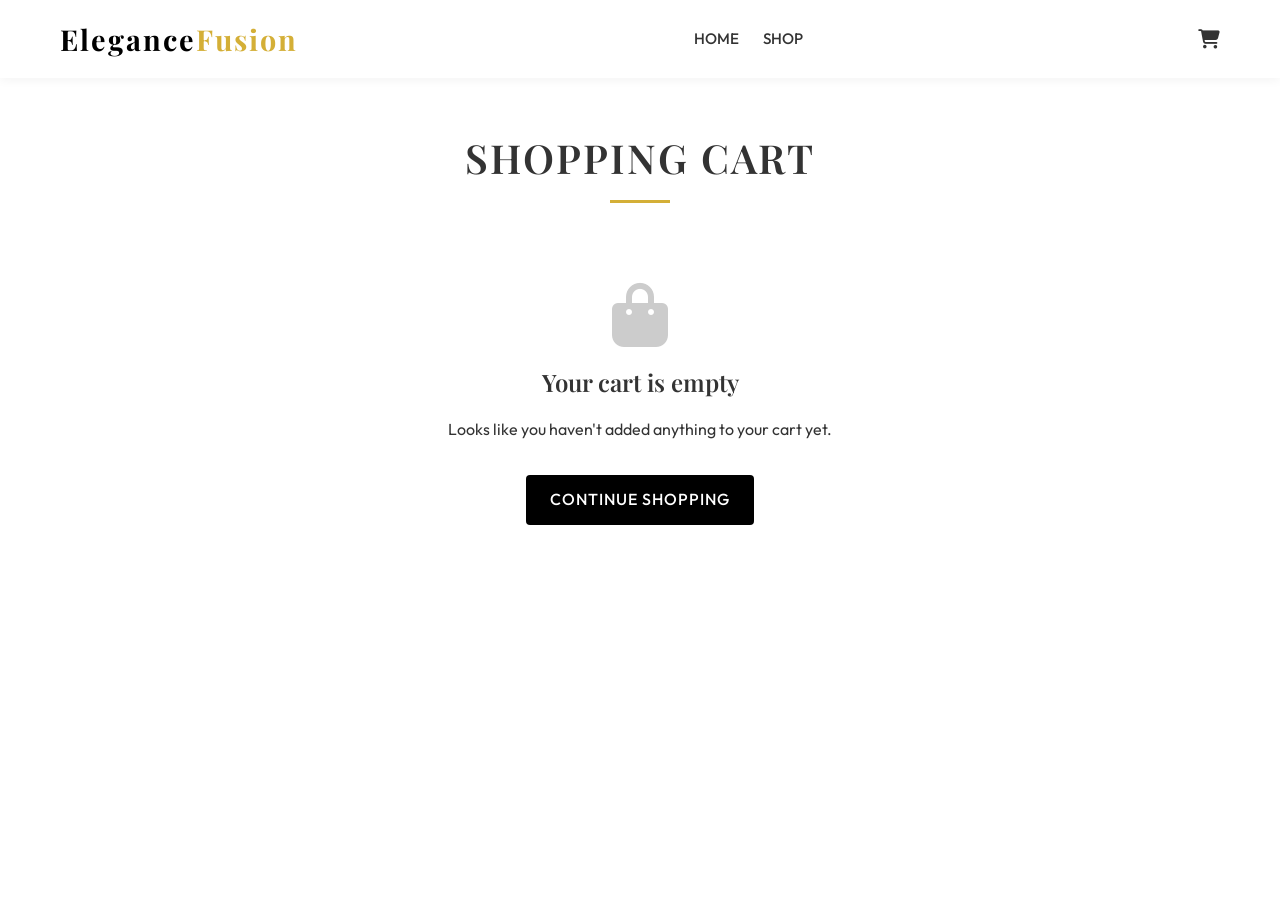
<file: cart.html>
<!DOCTYPE html>
<html lang="en">
<head>
  <meta charset="UTF-8">
  <meta name="viewport" content="width=device-width, initial-scale=1.0">
  <title>Shopping Cart | Elegance Fusion</title>
  
  <link href="https://fonts.googleapis.com/css2?family=Inter:wght@300;400;500;600&family=Outfit:wght@300;400;500;600;700&family=Playfair+Display:ital,wght@0,400;0,600;0,700;1,400&display=swap" rel="stylesheet">
  <link rel="stylesheet" href="https://cdnjs.cloudflare.com/ajax/libs/font-awesome/6.4.0/css/all.min.css">
  
  <link rel="stylesheet" href="css/style.css">
  <link rel="stylesheet" href="css/components.css">
  
  <style>
    .cart-layout {
      display: flex;
      gap: 30px;
      margin-top: 2rem;
    }
    
    .cart-items {
      flex: 2;
    }
    
    .cart-item {
      display: flex;
      gap: 20px;
      border: 1px solid var(--border-color);
      border-radius: 8px;
      padding: 15px;
      margin-bottom: 15px;
      background: white;
    }
    
    .cart-item img {
      width: 100px;
      height: 120px;
      object-fit: cover;
      border-radius: 4px;
    }
    
    .cart-item-details {
      flex: 1;
      display: flex;
      flex-direction: column;
      justify-content: space-between;
    }
    
    .cart-item-title {
      font-weight: 500;
      font-size: 1.1rem;
    }
    
    .cart-item-meta {
      font-size: 0.9rem;
      color: #555;
    }
    
    .cart-item-price {
      font-weight: 700;
      font-size: 1.1rem;
    }
    
    .qty-controls {
      display: flex;
      align-items: center;
      gap: 10px;
    }
    
    .qty-btn {
      width: 30px;
      height: 30px;
      border: 1px solid var(--border-color);
      background: white;
      cursor: pointer;
      display: flex;
      justify-content: center;
      align-items: center;
    }
    
    .remove-btn {
      color: var(--danger-color);
      cursor: pointer;
      background: none;
      border: none;
      font-size: 0.9rem;
    }
    
    .cart-summary {
      flex: 1;
      background: white;
      border: 1px solid var(--border-color);
      border-radius: 8px;
      padding: 20px;
      height: fit-content;
    }
    
    .summary-row {
      display: flex;
      justify-content: space-between;
      margin-bottom: 15px;
    }
    
    .summary-total {
      border-top: 1px solid var(--border-color);
      padding-top: 15px;
      font-weight: 700;
      font-size: 1.2rem;
    }
    
    .empty-cart {
      text-align: center;
      padding: 3rem;
    }

    @media (max-width: 768px) {
      .cart-layout { flex-direction: column; }
    }
  </style>
</head>
<body>
  
  <nav class="navbar">
    <div class="container">
      <div class="logo">Elegance<span>Fusion</span></div>
      <div class="nav-links">
        <a href="index.html">Home</a>
        <a href="shop.html">Shop</a>
      </div>
      <div class="nav-icons">
        <a href="cart.html" class="active"><i class="fas fa-shopping-cart"></i><span class="badge" id="cart-badge" style="display:none;">0</span></a>
      </div>
    </div>
  </nav>

  <div class="container mt-2" style="min-height: 60vh;">
    <h1 class="section-title">Shopping Cart</h1>
    
    <div id="cart-container" class="cart-layout">
      <!-- Rendered by JS -->
    </div>
  </div>

  <script src="js/data.js"></script>
  <script src="js/main.js"></script>
  <script>
    document.addEventListener('DOMContentLoaded', () => {
      renderCart();
    });
    
    function renderCart() {
      const container = document.getElementById('cart-container');
      
      if (cart.length === 0) {
        container.innerHTML = `
          <div class="empty-cart" style="width: 100%;">
            <i class="fas fa-shopping-bag" style="font-size: 4rem; color: #ccc; margin-bottom: 1rem;"></i>
            <h2>Your cart is empty</h2>
            <p style="margin-bottom: 2rem;">Looks like you haven't added anything to your cart yet.</p>
            <a href="shop.html" class="btn btn-primary">Continue Shopping</a>
          </div>
        `;
        return;
      }
      
      let itemsHtml = '<div class="cart-items">';
      let subTotal = 0;
      let totalDiscount = 0;
      
      cart.forEach((item, index) => {
        const product = products.find(p => p.id === item.id);
        if(!product) return;
        
        const itemPrice = product.discountedPrice * item.quantity;
        const originalTotal = product.originalPrice * item.quantity;
        
        subTotal += originalTotal;
        totalDiscount += (originalTotal - itemPrice);
        
        const formattedPrice = new Intl.NumberFormat('en-IN', { style: 'currency', currency: 'INR', maximumFractionDigits: 0 }).format(itemPrice);
        
        itemsHtml += `
          <div class="cart-item">
            <img src="${product.image}" alt="${product.name}">
            <div class="cart-item-details">
              <div>
                <div class="cart-item-title">${product.name}</div>
                <div class="cart-item-meta">Size: ${item.size} | Color: ${item.color}</div>
              </div>
              <div class="cart-item-price">${formattedPrice}</div>
              <div style="display: flex; justify-content: space-between; align-items: center;">
                <div class="qty-controls">
                  <button class="qty-btn" onclick="updateQty(${index}, -1)">-</button>
                  <span>${item.quantity}</span>
                  <button class="qty-btn" onclick="updateQty(${index}, 1)">+</button>
                </div>
                <button class="remove-btn" onclick="removeItem(${index})"><i class="fas fa-trash"></i> Remove</button>
              </div>
            </div>
          </div>
        `;
      });
      
      itemsHtml += '</div>';
      
      const grandTotal = subTotal - totalDiscount;
      const formatCurrency = (val) => new Intl.NumberFormat('en-IN', { style: 'currency', currency: 'INR', maximumFractionDigits: 0 }).format(val);
      
      const summaryHtml = `
        <div class="cart-summary">
          <h3 style="font-family: var(--font-main); margin-bottom: 1.5rem;">Order Summary</h3>
          <div class="summary-row">
            <span>Subtotal</span>
            <span>${formatCurrency(subTotal)}</span>
          </div>
          <div class="summary-row" style="color: var(--success-color);">
            <span>Discount</span>
            <span>-${formatCurrency(totalDiscount)}</span>
          </div>
          <div class="summary-row">
            <span>Delivery Charges</span>
            <span style="color: var(--success-color);">${grandTotal > 999 ? 'Free' : formatCurrency(99)}</span>
          </div>
          <div class="summary-row summary-total">
            <span>Total Amount</span>
            <span>${formatCurrency(grandTotal > 999 ? grandTotal : grandTotal + 99)}</span>
          </div>
          <p style="color: var(--success-color); font-size: 0.9rem; margin: 10px 0;">You will save ${formatCurrency(totalDiscount)} on this order!</p>
          <button class="btn btn-primary" style="width: 100%; margin-top: 1rem;" onclick="window.location.href='checkout.html'">Proceed to Checkout</button>
        </div>
      `;
      
      container.innerHTML = itemsHtml + summaryHtml;
    }
    
    function updateQty(index, change) {
      if(cart[index].quantity + change > 0) {
        cart[index].quantity += change;
        saveState();
        renderCart();
      }
    }
    
    function removeItem(index) {
      cart.splice(index, 1);
      saveState();
      renderCart();
    }
  </script>
</body>
</html>
</file>
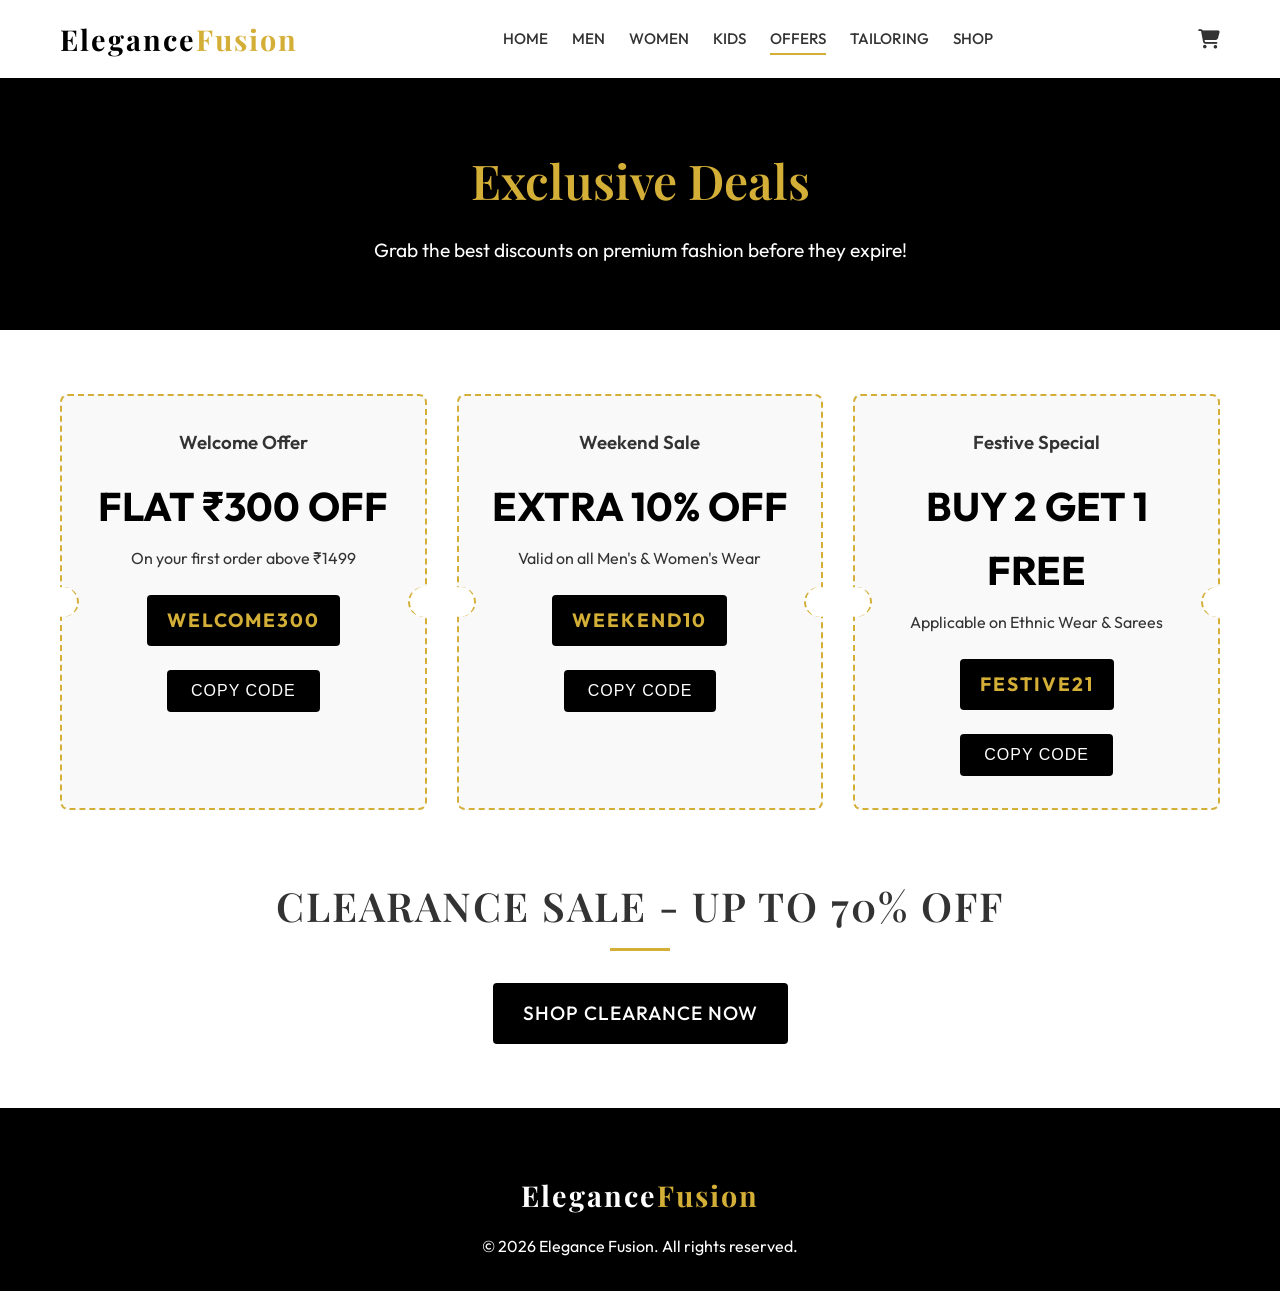
<file: offers.html>
<!DOCTYPE html>
<html lang="en">
<head>
  <meta charset="UTF-8">
  <meta name="viewport" content="width=device-width, initial-scale=1.0">
  <title>Offers & Deals | Elegance Fusion</title>
  
  <link href="https://fonts.googleapis.com/css2?family=Inter:wght@300;400;500;600&family=Outfit:wght@300;400;500;600;700&family=Playfair+Display:ital,wght@0,400;0,600;0,700;1,400&display=swap" rel="stylesheet">
  <link rel="stylesheet" href="https://cdnjs.cloudflare.com/ajax/libs/font-awesome/6.4.0/css/all.min.css">
  
  <link rel="stylesheet" href="css/style.css">
  <link rel="stylesheet" href="css/components.css">
  
  <style>
    .offers-header {
      background-color: var(--primary-color);
      color: white;
      text-align: center;
      padding: 4rem 0;
    }
    
    .offers-header h1 {
      color: var(--accent-gold);
      font-size: 3rem;
      margin-bottom: 1rem;
    }
    
    .coupons-grid {
      display: grid;
      grid-template-columns: repeat(auto-fit, minmax(300px, 1fr));
      gap: 30px;
      margin: 4rem 0;
    }
    
    .coupon-card {
      border: 2px dashed var(--accent-gold);
      border-radius: 8px;
      padding: 2rem;
      text-align: center;
      background-color: var(--light-gray);
      position: relative;
    }
    
    .coupon-card::before, .coupon-card::after {
      content: '';
      position: absolute;
      top: 50%;
      width: 30px;
      height: 30px;
      background-color: white;
      border-radius: 50%;
      transform: translateY(-50%);
    }
    
    .coupon-card::before {
      left: -15px;
      border-right: 2px dashed var(--accent-gold);
    }
    
    .coupon-card::after {
      right: -15px;
      border-left: 2px dashed var(--accent-gold);
    }
    
    .discount-value {
      font-size: 2.5rem;
      font-weight: 700;
      color: var(--primary-color);
      margin-bottom: 0.5rem;
    }
    
    .coupon-code {
      display: inline-block;
      background: var(--primary-color);
      color: var(--accent-gold);
      padding: 10px 20px;
      font-size: 1.2rem;
      font-weight: 700;
      letter-spacing: 2px;
      border-radius: 4px;
      margin: 1.5rem 0;
    }
  </style>
</head>
<body>

  <nav class="navbar">
    <div class="container">
      <div class="logo">Elegance<span>Fusion</span></div>
      <div class="nav-links">
        <a href="index.html">Home</a>
        <a href="shop.html?category=Men">Men</a>
        <a href="shop.html?category=Women">Women</a>
        <a href="shop.html?category=Kids">Kids</a>
        <a href="offers.html" class="active">Offers</a>
        <a href="tailoring.html">Tailoring</a>
        <a href="shop.html">Shop</a>
      </div>
      <div class="nav-icons">
        <a href="cart.html"><i class="fas fa-shopping-cart"></i><span class="badge" id="cart-badge" style="display:none;">0</span></a>
      </div>
    </div>
  </nav>

  <div class="offers-header">
    <div class="container">
      <h1>Exclusive Deals</h1>
      <p style="font-size: 1.2rem;">Grab the best discounts on premium fashion before they expire!</p>
    </div>
  </div>

  <div class="container">
    <div class="coupons-grid">
      <div class="coupon-card">
        <h3 style="font-family: var(--font-main);">Welcome Offer</h3>
        <div class="discount-value">FLAT ₹300 OFF</div>
        <p>On your first order above ₹1499</p>
        <div class="coupon-code">WELCOME300</div>
        <button class="btn btn-primary" onclick="copyCode('WELCOME300')">Copy Code</button>
      </div>
      
      <div class="coupon-card">
        <h3 style="font-family: var(--font-main);">Weekend Sale</h3>
        <div class="discount-value">EXTRA 10% OFF</div>
        <p>Valid on all Men's & Women's Wear</p>
        <div class="coupon-code">WEEKEND10</div>
        <button class="btn btn-primary" onclick="copyCode('WEEKEND10')">Copy Code</button>
      </div>
      
      <div class="coupon-card">
        <h3 style="font-family: var(--font-main);">Festive Special</h3>
        <div class="discount-value">BUY 2 GET 1 FREE</div>
        <p>Applicable on Ethnic Wear & Sarees</p>
        <div class="coupon-code">FESTIVE21</div>
        <button class="btn btn-primary" onclick="copyCode('FESTIVE21')">Copy Code</button>
      </div>
    </div>
    
    <h2 class="section-title">Clearance Sale - Up to 70% OFF</h2>
    <div class="text-center" style="margin-bottom: 4rem;">
      <a href="shop.html?sort=discount" class="btn btn-primary" style="padding: 15px 30px; font-size: 1.2rem;">Shop Clearance Now</a>
    </div>
  </div>

  <footer class="footer">
    <div class="container" style="text-align: center;">
      <div class="logo" style="color: white; margin-bottom: 1rem;">Elegance<span style="color:var(--accent-gold);">Fusion</span></div>
      <p>&copy; 2026 Elegance Fusion. All rights reserved.</p>
    </div>
  </footer>

  <script src="js/main.js"></script>
  <script>
    function copyCode(code) {
      navigator.clipboard.writeText(code).then(() => {
        alert("Coupon code " + code + " copied to clipboard!");
      });
    }
  </script>
</body>
</html>
</file>
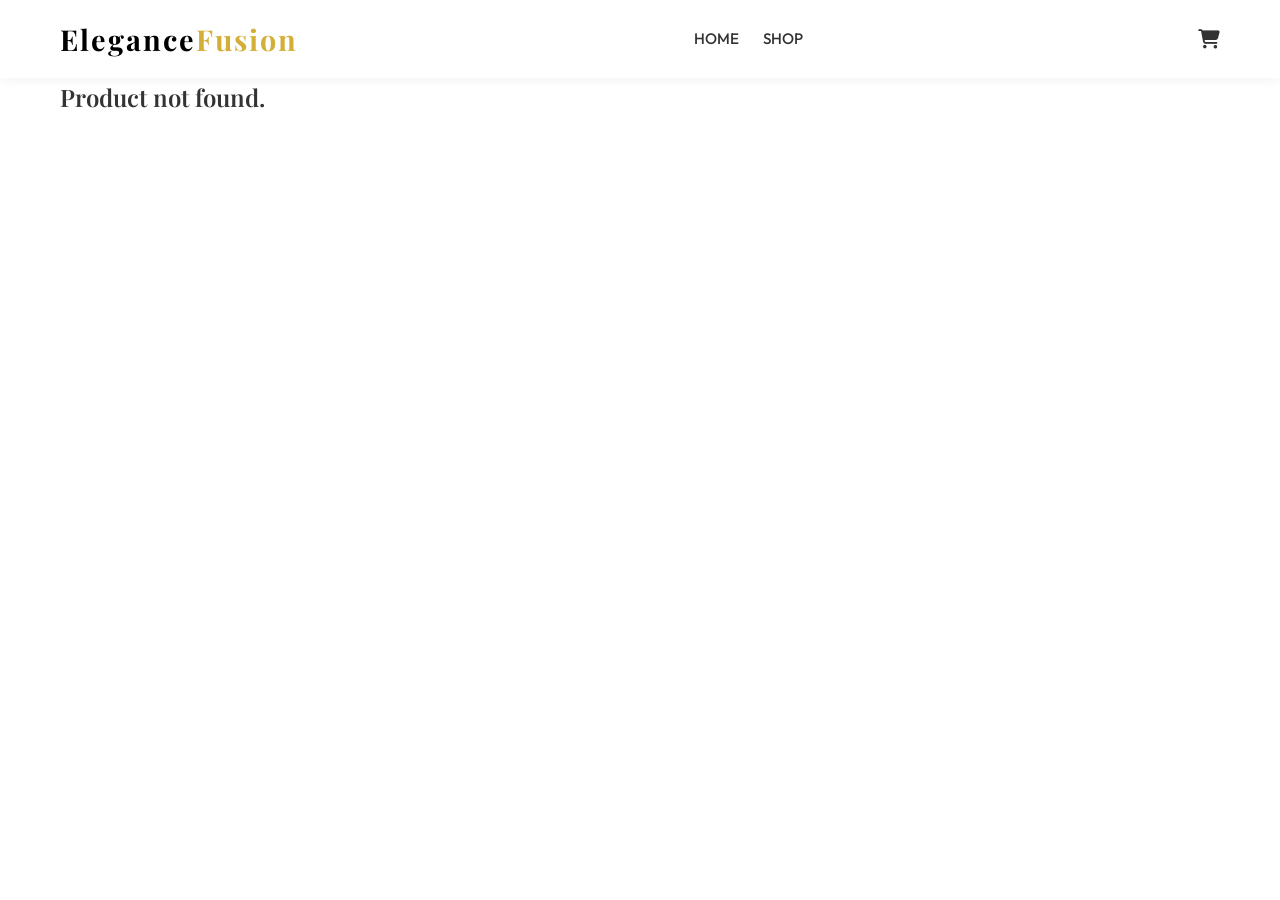
<file: product.html>
<!DOCTYPE html>
<html lang="en">
<head>
  <meta charset="UTF-8">
  <meta name="viewport" content="width=device-width, initial-scale=1.0">
  <title>Product Details | Elegance Fusion</title>
  
  <link rel="preconnect" href="https://fonts.googleapis.com">
  <link rel="preconnect" href="https://fonts.gstatic.com" crossorigin>
  <link href="https://fonts.googleapis.com/css2?family=Inter:wght@300;400;500;600&family=Outfit:wght@300;400;500;600;700&family=Playfair+Display:ital,wght@0,400;0,600;0,700;1,400&display=swap" rel="stylesheet">
  <link rel="stylesheet" href="https://cdnjs.cloudflare.com/ajax/libs/font-awesome/6.4.0/css/all.min.css">
  
  <link rel="stylesheet" href="css/style.css">
  <link rel="stylesheet" href="css/components.css">
  
  <style>
    .product-details-container {
      display: flex;
      gap: 40px;
      margin-top: 2rem;
    }
    
    .product-gallery {
      flex: 1;
    }
    
    .main-image {
      width: 100%;
      border-radius: 8px;
      margin-bottom: 10px;
    }
    
    .thumbnail-list {
      display: flex;
      gap: 10px;
    }
    
    .thumbnail-list img {
      width: 80px;
      height: 80px;
      object-fit: cover;
      border-radius: 4px;
      cursor: pointer;
      border: 2px solid transparent;
    }
    
    .thumbnail-list img.active {
      border-color: var(--accent-gold);
    }
    
    .product-info-details {
      flex: 1;
    }
    
    .pd-title {
      font-size: 2rem;
      margin-bottom: 0.5rem;
    }
    
    .pd-rating {
      color: var(--accent-gold);
      margin-bottom: 1rem;
    }
    
    .pd-price {
      margin-bottom: 1.5rem;
    }
    
    .pd-discounted {
      font-size: 2rem;
      font-weight: 700;
      color: var(--primary-color);
    }
    
    .pd-original {
      text-decoration: line-through;
      color: #999;
      font-size: 1.2rem;
      margin-left: 10px;
    }
    
    .pd-discount-badge {
      background-color: var(--danger-color);
      color: white;
      padding: 4px 8px;
      border-radius: 4px;
      font-size: 0.9rem;
      margin-left: 10px;
      vertical-align: super;
    }
    
    .selector-label {
      font-weight: 600;
      margin-bottom: 0.5rem;
      display: block;
    }
    
    .size-selector, .color-selector {
      display: flex;
      gap: 10px;
      margin-bottom: 1.5rem;
    }
    
    .selector-btn {
      padding: 8px 16px;
      border: 1px solid var(--border-color);
      background: white;
      cursor: pointer;
      border-radius: 4px;
    }
    
    .selector-btn.active {
      border-color: var(--primary-color);
      background-color: var(--primary-color);
      color: white;
    }
    
    .pd-actions {
      display: flex;
      gap: 15px;
      margin-bottom: 2rem;
    }
    
    .pd-actions .btn {
      flex: 1;
      padding: 15px;
      font-size: 1.1rem;
    }
    
    .pd-description {
      margin-bottom: 2rem;
      border-top: 1px solid var(--border-color);
      padding-top: 1.5rem;
    }
    
    .pd-meta {
      list-style: disc;
      margin-left: 20px;
      color: #555;
    }
    
    @media (max-width: 768px) {
      .product-details-container { flex-direction: column; }
    }
  </style>
</head>
<body>

  <nav class="navbar">
    <div class="container">
      <div class="logo">Elegance<span>Fusion</span></div>
      <div class="nav-links">
        <a href="index.html">Home</a>
        <a href="shop.html">Shop</a>
      </div>
      <div class="nav-icons">
        <a href="cart.html"><i class="fas fa-shopping-cart"></i><span class="badge" id="cart-badge" style="display:none;">0</span></a>
      </div>
    </div>
  </nav>

  <div class="container" id="product-container" style="min-height: 70vh;">
    <!-- Rendered by JS -->
  </div>

  <script src="js/data.js"></script>
  <script src="js/main.js"></script>
  <script>
    document.addEventListener('DOMContentLoaded', () => {
      const urlParams = new URLSearchParams(window.location.search);
      const productId = parseInt(urlParams.get('id'));
      const product = products.find(p => p.id === productId);
      
      if (!product) {
        document.getElementById('product-container').innerHTML = '<h2>Product not found.</h2>';
        return;
      }
      
      let selectedSize = product.sizes[0];
      let selectedColor = product.colors[0];
      
      const formattedDiscounted = new Intl.NumberFormat('en-IN', { style: 'currency', currency: 'INR', maximumFractionDigits: 0 }).format(product.discountedPrice);
      const formattedOriginal = new Intl.NumberFormat('en-IN', { style: 'currency', currency: 'INR', maximumFractionDigits: 0 }).format(product.originalPrice);

      const html = `
        <div class="product-details-container">
          <div class="product-gallery">
            <img src="${product.image}" alt="${product.name}" class="main-image">
            <div class="thumbnail-list">
              <img src="${product.image}" class="active">
            </div>
          </div>
          
          <div class="product-info-details">
            <div style="color: #777; margin-bottom: 10px; text-transform: uppercase; font-size: 0.9rem;">
              ${product.category} > ${product.subcategory}
            </div>
            <h1 class="pd-title">${product.name}</h1>
            <div class="pd-rating">
              ${getStarRating(product.rating)} 
              <span style="color: #777; margin-left: 10px;">${product.rating} (${product.reviewsCount} reviews)</span>
            </div>
            
            <div class="pd-price">
              <span class="pd-discounted">${formattedDiscounted}</span>
              <span class="pd-original">${formattedOriginal}</span>
              <span class="pd-discount-badge">${product.discountPercentage}% OFF</span>
            </div>
            
            <span class="selector-label">Select Size <a href="#" style="font-size:0.8rem; font-weight:normal; margin-left:10px; color:blue;">Size Guide</a></span>
            <div class="size-selector" id="size-selector">
              ${product.sizes.map(size => `<div class="selector-btn ${size === selectedSize ? 'active' : ''}" onclick="selectSize(this, '${size}')">${size}</div>`).join('')}
            </div>
            
            <span class="selector-label">Select Color</span>
            <div class="color-selector" id="color-selector">
              ${product.colors.map(color => `<div class="selector-btn ${color === selectedColor ? 'active' : ''}" onclick="selectColor(this, '${color}')">${color}</div>`).join('')}
            </div>
            
            <div class="pd-actions">
              <button class="btn btn-outline" onclick="addToCartHandler()"><i class="fas fa-shopping-cart"></i> Add to Cart</button>
              <button class="btn btn-primary" onclick="buyNowHandler()"><i class="fas fa-bolt"></i> Buy Now</button>
              <button class="btn btn-outline" style="flex: 0 0 auto; width: 55px;" onclick="toggleWishlist(${product.id}, this)">
                <i class="${isInWishlist(product.id) ? 'fas' : 'far'} fa-heart" style="color: ${isInWishlist(product.id) ? 'var(--danger-color)' : 'inherit'}"></i>
              </button>
            </div>
            
            <div class="pd-description">
              <h3 style="font-family: var(--font-main);">Product Details</h3>
              <p style="margin-bottom: 1rem;">${product.description}</p>
              <ul class="pd-meta">
                <li><strong>Material:</strong> ${product.material}</li>
                <li><strong>Delivery:</strong> ${product.deliveryInfo}</li>
                <li><strong>Return Policy:</strong> 30 Days easy returns</li>
                <li>100% Original Products</li>
              </ul>
            </div>
          </div>
        </div>
      `;
      
      document.getElementById('product-container').innerHTML = html;
      
      window.selectSize = function(btn, size) {
        document.querySelectorAll('#size-selector .selector-btn').forEach(el => el.classList.remove('active'));
        btn.classList.add('active');
        selectedSize = size;
      }
      
      window.selectColor = function(btn, color) {
        document.querySelectorAll('#color-selector .selector-btn').forEach(el => el.classList.remove('active'));
        btn.classList.add('active');
        selectedColor = color;
      }
      
      window.addToCartHandler = function() {
        addToCart(product.id, 1, selectedSize, selectedColor);
      }
      
      window.buyNowHandler = function() {
        addToCart(product.id, 1, selectedSize, selectedColor);
        window.location.href = 'cart.html';
      }
    });
  </script>
</body>
</html>
</file>
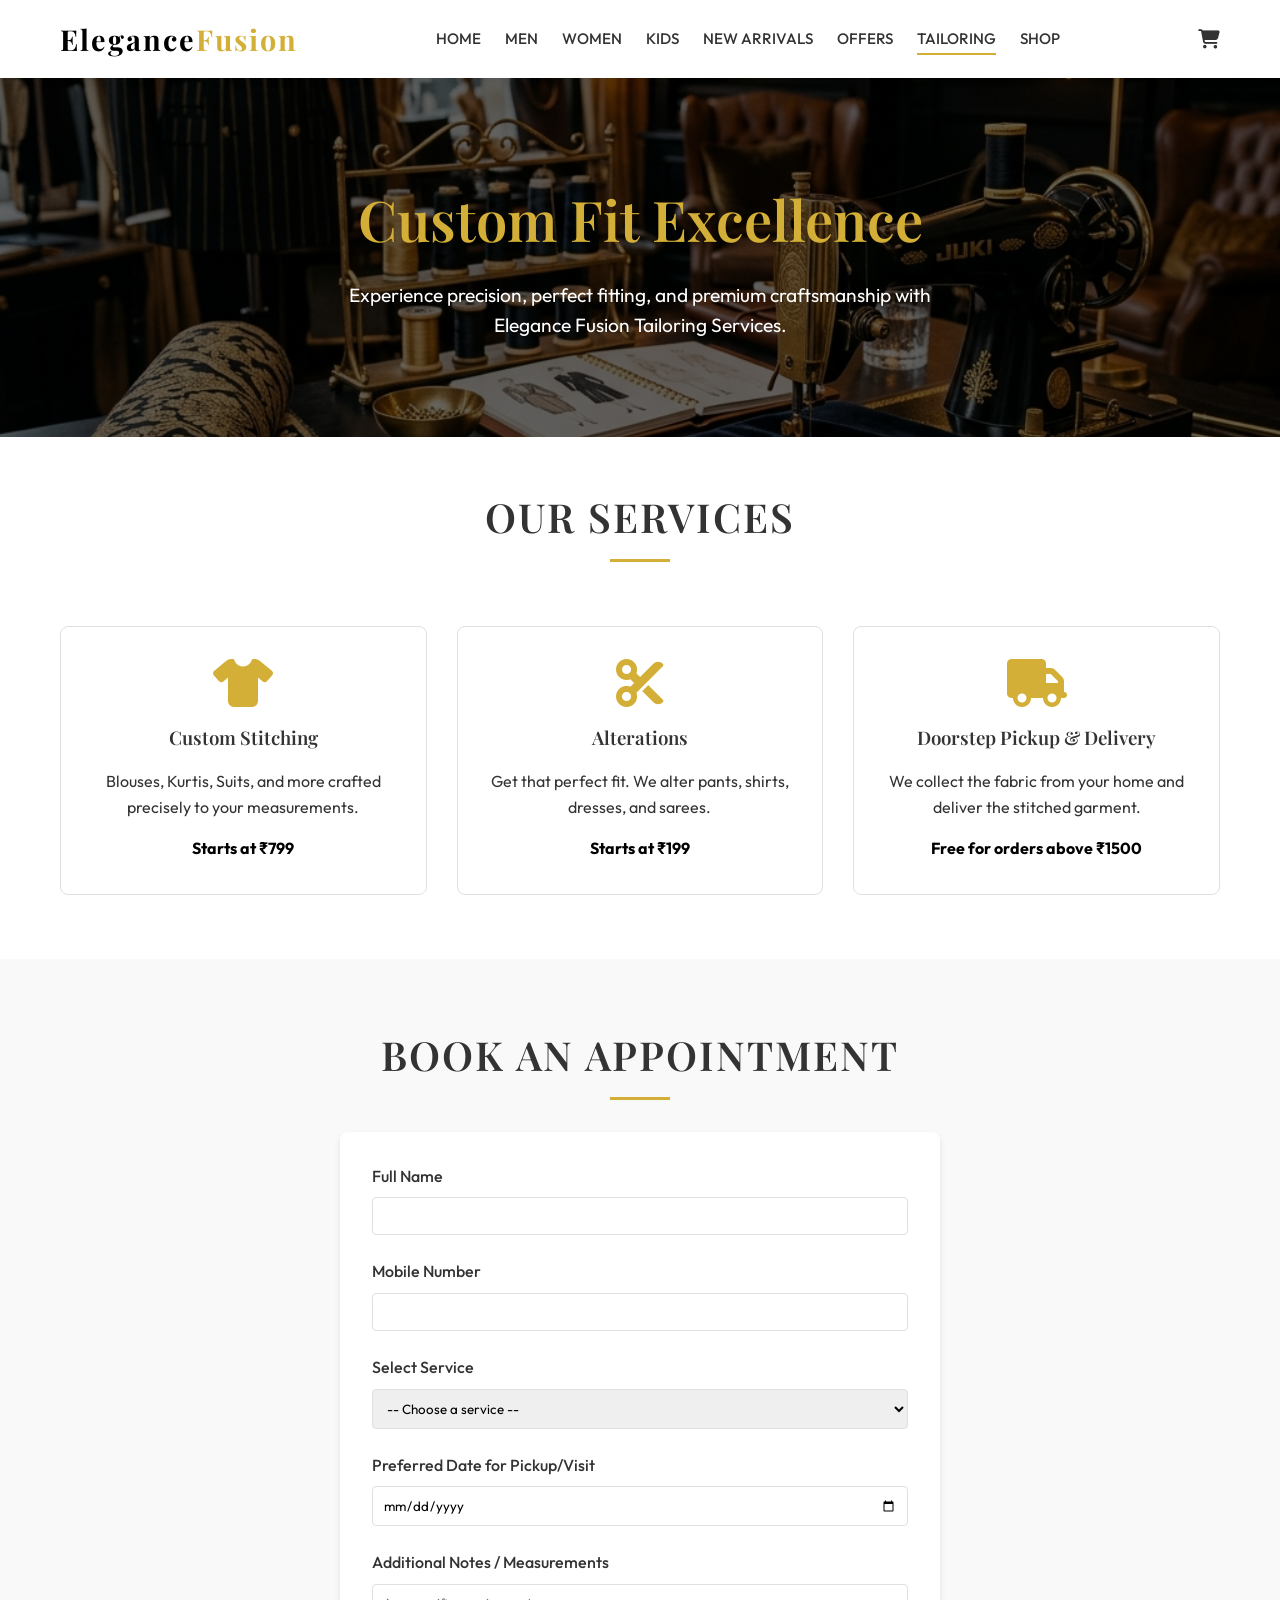
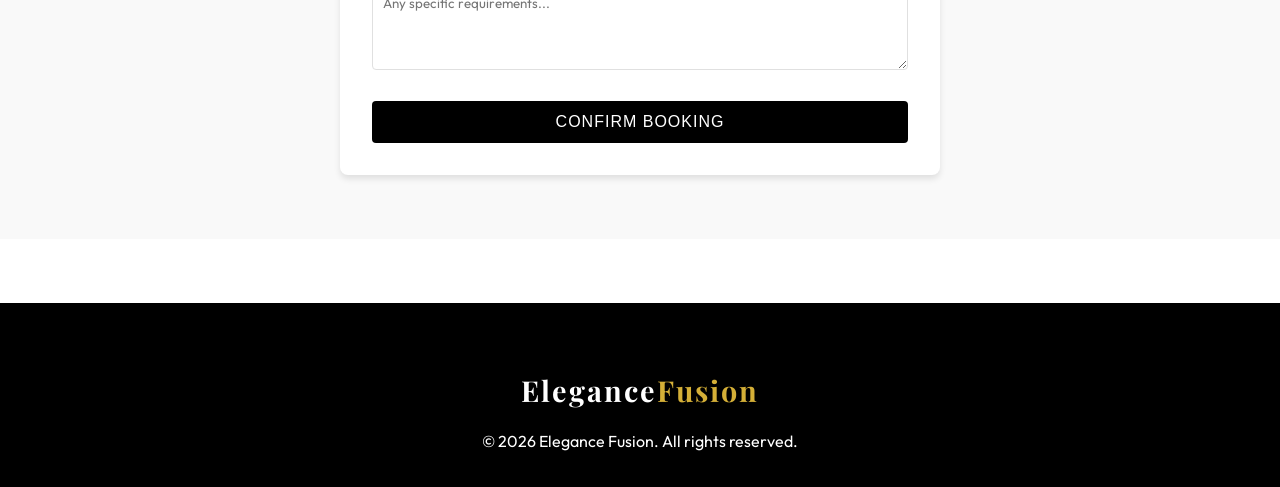
<file: tailoring.html>
<!DOCTYPE html>
<html lang="en">
<head>
  <meta charset="UTF-8">
  <meta name="viewport" content="width=device-width, initial-scale=1.0">
  <title>Premium Tailoring Service | Elegance Fusion</title>
  
  <link href="https://fonts.googleapis.com/css2?family=Inter:wght@300;400;500;600&family=Outfit:wght@300;400;500;600;700&family=Playfair+Display:ital,wght@0,400;0,600;0,700;1,400&display=swap" rel="stylesheet">
  <link rel="stylesheet" href="https://cdnjs.cloudflare.com/ajax/libs/font-awesome/6.4.0/css/all.min.css">
  
  <link rel="stylesheet" href="css/style.css">
  <link rel="stylesheet" href="css/components.css">
  
  <style>
    .tailoring-hero {
      background-image: linear-gradient(rgba(0,0,0,0.6), rgba(0,0,0,0.6)), url('assets/images/tailoring_service_1790498559497.jpg');
      background-size: cover;
      background-position: center;
      color: white;
      text-align: center;
      padding: 6rem 2rem;
    }
    
    .tailoring-hero h1 {
      color: var(--accent-gold);
      font-size: 3.5rem;
      margin-bottom: 1rem;
    }
    
    .tailoring-hero p {
      font-size: 1.2rem;
      max-width: 600px;
      margin: 0 auto;
    }
    
    .services-grid {
      display: grid;
      grid-template-columns: repeat(auto-fit, minmax(300px, 1fr));
      gap: 30px;
      margin: 4rem 0;
    }
    
    .service-card {
      background: white;
      border: 1px solid var(--border-color);
      border-radius: 8px;
      padding: 2rem;
      text-align: center;
      transition: var(--transition);
    }
    
    .service-card:hover {
      box-shadow: var(--shadow-hover);
      transform: translateY(-5px);
    }
    
    .service-card i {
      font-size: 3rem;
      color: var(--accent-gold);
      margin-bottom: 1rem;
    }
    
    .booking-section {
      background: var(--light-gray);
      padding: 4rem 0;
    }
    
    .booking-form {
      max-width: 600px;
      margin: 0 auto;
      background: white;
      padding: 2rem;
      border-radius: 8px;
      box-shadow: var(--shadow);
    }
    
    .form-group {
      margin-bottom: 1.5rem;
    }
    
    .form-group label {
      display: block;
      margin-bottom: 0.5rem;
      font-weight: 500;
    }
    
    .form-control {
      width: 100%;
      padding: 10px;
      border: 1px solid var(--border-color);
      border-radius: 4px;
      font-family: inherit;
    }
    
    @media (max-width:768px) {
      .tailoring-hero h1 { font-size: 2.5rem; }
    }
  </style>
</head>
<body>

  <nav class="navbar">
    <div class="container">
      <div class="logo">Elegance<span>Fusion</span></div>
      <div class="mobile-menu-btn"><i class="fas fa-bars"></i></div>
      <div class="nav-links">
        <a href="index.html">Home</a>
        <a href="shop.html?category=Men">Men</a>
        <a href="shop.html?category=Women">Women</a>
        <a href="shop.html?category=Kids">Kids</a>
        <a href="shop.html?new=true">New Arrivals</a>
        <a href="offers.html">Offers</a>
        <a href="tailoring.html" class="active">Tailoring</a>
        <a href="shop.html">Shop</a>
      </div>
      <div class="nav-icons">
        <a href="cart.html"><i class="fas fa-shopping-cart"></i><span class="badge" id="cart-badge" style="display:none;">0</span></a>
      </div>
    </div>
  </nav>

  <section class="tailoring-hero">
    <div class="container">
      <h1>Custom Fit Excellence</h1>
      <p>Experience precision, perfect fitting, and premium craftsmanship with Elegance Fusion Tailoring Services.</p>
    </div>
  </section>

  <div class="container">
    <h2 class="section-title">Our Services</h2>
    <div class="services-grid">
      <div class="service-card">
        <i class="fas fa-tshirt"></i>
        <h3>Custom Stitching</h3>
        <p>Blouses, Kurtis, Suits, and more crafted precisely to your measurements.</p>
        <div style="margin-top: 1rem; font-weight: bold; color: var(--primary-color);">Starts at ₹799</div>
      </div>
      <div class="service-card">
        <i class="fas fa-cut"></i>
        <h3>Alterations</h3>
        <p>Get that perfect fit. We alter pants, shirts, dresses, and sarees.</p>
        <div style="margin-top: 1rem; font-weight: bold; color: var(--primary-color);">Starts at ₹199</div>
      </div>
      <div class="service-card">
        <i class="fas fa-truck"></i>
        <h3>Doorstep Pickup & Delivery</h3>
        <p>We collect the fabric from your home and deliver the stitched garment.</p>
        <div style="margin-top: 1rem; font-weight: bold; color: var(--primary-color);">Free for orders above ₹1500</div>
      </div>
    </div>
  </div>

  <section class="booking-section" id="book">
    <div class="container">
      <h2 class="section-title" style="margin-top:0;">Book an Appointment</h2>
      
      <div class="booking-form">
        <form onsubmit="handleBooking(event)">
          <div class="form-group">
            <label>Full Name</label>
            <input type="text" class="form-control" required>
          </div>
          
          <div class="form-group">
            <label>Mobile Number</label>
            <input type="tel" class="form-control" required>
          </div>
          
          <div class="form-group">
            <label>Select Service</label>
            <select class="form-control" required>
              <option value="">-- Choose a service --</option>
              <option>Saree Blouse Stitching</option>
              <option>Dress/Kurti Stitching</option>
              <option>Pant Alteration</option>
              <option>Shirt Alteration</option>
              <option>Custom Fitting (Other)</option>
            </select>
          </div>
          
          <div class="form-group">
            <label>Preferred Date for Pickup/Visit</label>
            <input type="date" class="form-control" required>
          </div>
          
          <div class="form-group">
            <label>Additional Notes / Measurements</label>
            <textarea class="form-control" rows="4" placeholder="Any specific requirements..."></textarea>
          </div>
          
          <button type="submit" class="btn btn-primary" style="width: 100%;">Confirm Booking</button>
        </form>
      </div>
    </div>
  </section>

  <!-- Footer Placeholder -->
  <footer class="footer">
    <div class="container" style="text-align: center;">
      <div class="logo" style="color: white; margin-bottom: 1rem;">Elegance<span style="color:var(--accent-gold);">Fusion</span></div>
      <p>&copy; 2026 Elegance Fusion. All rights reserved.</p>
    </div>
  </footer>

  <script src="js/main.js"></script>
  <script>
    function handleBooking(e) {
      e.preventDefault();
      alert("Tailoring request submitted successfully! Our representative will contact you shortly.");
      e.target.reset();
    }
  </script>
</body>
</html>
</file>
<file: css/style.css>
/* css/style.css */
:root {
  --primary-color: #000000;
  --secondary-color: #ffffff;
  --accent-gold: #d4af37;
  --beige: #f5f5dc;
  --light-gray: #f9f9f9;
  --text-dark: #333333;
  --text-light: #ffffff;
  --border-color: #e0e0e0;
  --success-color: #28a745;
  --danger-color: #dc3545;
  --font-main: 'Outfit', 'Inter', sans-serif;
  --font-serif: 'Playfair Display', serif;
  --transition: all 0.3s ease;
  --shadow: 0 4px 6px rgba(0, 0, 0, 0.1);
  --shadow-hover: 0 10px 15px rgba(0, 0, 0, 0.15);
}

* {
  margin: 0;
  padding: 0;
  box-sizing: border-box;
}

body {
  font-family: var(--font-main);
  background-color: var(--secondary-color);
  color: var(--text-dark);
  line-height: 1.6;
}

a {
  text-decoration: none;
  color: inherit;
  transition: var(--transition);
}

ul {
  list-style: none;
}

img {
  max-width: 100%;
  height: auto;
  display: block;
}

/* Typography */
h1, h2, h3, h4, h5, h6 {
  font-family: var(--font-serif);
  font-weight: 600;
  margin-bottom: 1rem;
}

.section-title {
  text-align: center;
  font-size: 2.5rem;
  margin: 3rem 0 2rem;
  text-transform: uppercase;
  letter-spacing: 2px;
  position: relative;
}

.section-title::after {
  content: '';
  display: block;
  width: 60px;
  height: 3px;
  background-color: var(--accent-gold);
  margin: 10px auto 0;
}

/* Buttons */
.btn {
  display: inline-block;
  padding: 12px 24px;
  border: none;
  cursor: pointer;
  font-size: 1rem;
  font-weight: 500;
  text-transform: uppercase;
  letter-spacing: 1px;
  transition: var(--transition);
  border-radius: 4px;
}

.btn-primary {
  background-color: var(--primary-color);
  color: var(--text-light);
}

.btn-primary:hover {
  background-color: var(--accent-gold);
  color: var(--primary-color);
}

.btn-outline {
  background-color: transparent;
  color: var(--primary-color);
  border: 1px solid var(--primary-color);
}

.btn-outline:hover {
  background-color: var(--primary-color);
  color: var(--text-light);
}

/* Utilities */
.container {
  max-width: 1200px;
  margin: 0 auto;
  padding: 0 20px;
}
.text-center { text-align: center; }
.d-flex { display: flex; }
.align-items-center { align-items: center; }
.justify-content-between { justify-content: space-between; }
.justify-content-center { justify-content: center; }
.gap-1 { gap: 0.5rem; }
.gap-2 { gap: 1rem; }
.mt-1 { margin-top: 1rem; }
.mt-2 { margin-top: 2rem; }
</file>
<file: css/components.css>
/* Navbar */
.navbar {
  background-color: var(--secondary-color);
  padding: 1rem 0;
  position: sticky;
  top: 0;
  z-index: 1000;
  box-shadow: 0 2px 10px rgba(0,0,0,0.05);
}

.navbar .container {
  display: flex;
  justify-content: space-between;
  align-items: center;
}

.logo {
  font-family: var(--font-serif);
  font-size: 1.8rem;
  font-weight: 700;
  color: var(--primary-color);
  letter-spacing: 2px;
}

.logo span {
  color: var(--accent-gold);
}

.nav-links {
  display: flex;
  gap: 1.5rem;
}

.nav-links a {
  font-size: 0.95rem;
  font-weight: 500;
  text-transform: uppercase;
  position: relative;
}

.nav-links a::after {
  content: '';
  position: absolute;
  width: 0;
  height: 2px;
  bottom: -4px;
  left: 0;
  background-color: var(--accent-gold);
  transition: var(--transition);
}

.nav-links a:hover::after,
.nav-links a.active::after {
  width: 100%;
}

.nav-icons {
  display: flex;
  gap: 1rem;
}

.nav-icons a {
  font-size: 1.2rem;
  position: relative;
}

.badge {
  position: absolute;
  top: -8px;
  right: -8px;
  background-color: var(--accent-gold);
  color: var(--primary-color);
  font-size: 0.7rem;
  width: 18px;
  height: 18px;
  display: flex;
  justify-content: center;
  align-items: center;
  border-radius: 50%;
  font-weight: bold;
}

/* Product Card */
.product-card {
  background: var(--secondary-color);
  border: 1px solid var(--border-color);
  border-radius: 8px;
  overflow: hidden;
  transition: var(--transition);
  position: relative;
  display: flex;
  flex-direction: column;
}

.product-card:hover {
  transform: translateY(-5px);
  box-shadow: var(--shadow-hover);
}

.product-image-container {
  position: relative;
  overflow: hidden;
  aspect-ratio: 3/4;
}

.product-image {
  width: 100%;
  height: 100%;
  object-fit: cover;
  transition: transform 0.5s ease;
}

.product-card:hover .product-image {
  transform: scale(1.05);
}

.product-badges {
  position: absolute;
  top: 10px;
  left: 10px;
  display: flex;
  flex-direction: column;
  gap: 5px;
}

.product-badge {
  background-color: var(--primary-color);
  color: var(--accent-gold);
  padding: 4px 8px;
  font-size: 0.7rem;
  font-weight: bold;
  text-transform: uppercase;
  border-radius: 4px;
}

.badge-discount {
  background-color: var(--danger-color);
  color: white;
}

.wishlist-btn {
  position: absolute;
  top: 10px;
  right: 10px;
  background: white;
  border: none;
  width: 32px;
  height: 32px;
  border-radius: 50%;
  display: flex;
  justify-content: center;
  align-items: center;
  cursor: pointer;
  box-shadow: 0 2px 5px rgba(0,0,0,0.1);
  color: #ccc;
  transition: var(--transition);
}

.wishlist-btn:hover,
.wishlist-btn.active {
  color: var(--danger-color);
}

.product-info {
  padding: 15px;
  text-align: center;
  flex-grow: 1;
  display: flex;
  flex-direction: column;
}

.product-category {
  font-size: 0.8rem;
  color: #777;
  text-transform: uppercase;
  margin-bottom: 5px;
}

.product-name {
  font-size: 1.1rem;
  font-weight: 500;
  margin-bottom: 8px;
  white-space: nowrap;
  overflow: hidden;
  text-overflow: ellipsis;
}

.product-rating {
  color: var(--accent-gold);
  font-size: 0.8rem;
  margin-bottom: 8px;
}

.product-price {
  margin-bottom: 15px;
}

.discounted-price {
  font-weight: 700;
  font-size: 1.2rem;
  color: var(--primary-color);
  margin-right: 8px;
}

.original-price {
  text-decoration: line-through;
  color: #999;
  font-size: 0.9rem;
}

.product-actions {
  display: flex;
  gap: 10px;
  margin-top: auto;
}

.product-actions .btn {
  flex: 1;
  padding: 8px;
  font-size: 0.85rem;
}

/* Footer */
.footer {
  background-color: var(--primary-color);
  color: var(--text-light);
  padding: 4rem 0 2rem;
  margin-top: 4rem;
}

.footer-grid {
  display: grid;
  grid-template-columns: repeat(auto-fit, minmax(200px, 1fr));
  gap: 2rem;
  margin-bottom: 3rem;
}

.footer-col h4 {
  color: var(--accent-gold);
  font-family: var(--font-main);
  text-transform: uppercase;
  margin-bottom: 1.5rem;
  font-size: 1.1rem;
}

.footer-col ul li {
  margin-bottom: 0.8rem;
}

.footer-col ul li a {
  color: #ccc;
}

.footer-col ul li a:hover {
  color: var(--accent-gold);
}

.social-icons {
  display: flex;
  gap: 1rem;
  margin-top: 1rem;
}

.social-icons a {
  display: inline-block;
  width: 36px;
  height: 36px;
  background-color: rgba(255,255,255,0.1);
  border-radius: 50%;
  display: flex;
  justify-content: center;
  align-items: center;
  transition: var(--transition);
  color: white;
}

.social-icons a:hover {
  background-color: var(--accent-gold);
  color: var(--primary-color);
}

.footer-bottom {
  text-align: center;
  padding-top: 2rem;
  border-top: 1px solid rgba(255,255,255,0.1);
  color: #999;
  font-size: 0.9rem;
}

/* Mobile Menu */
.mobile-menu-btn {
  display: none;
  font-size: 1.5rem;
  cursor: pointer;
}

@media (max-width: 768px) {
  .mobile-menu-btn {
    display: block;
  }
  
  .nav-links {
    display: none;
    position: absolute;
    top: 100%;
    left: 0;
    width: 100%;
    background-color: var(--secondary-color);
    flex-direction: column;
    padding: 1rem;
    box-shadow: 0 5px 10px rgba(0,0,0,0.1);
  }
  
  .nav-links.active {
    display: flex;
  }
}
</file>
